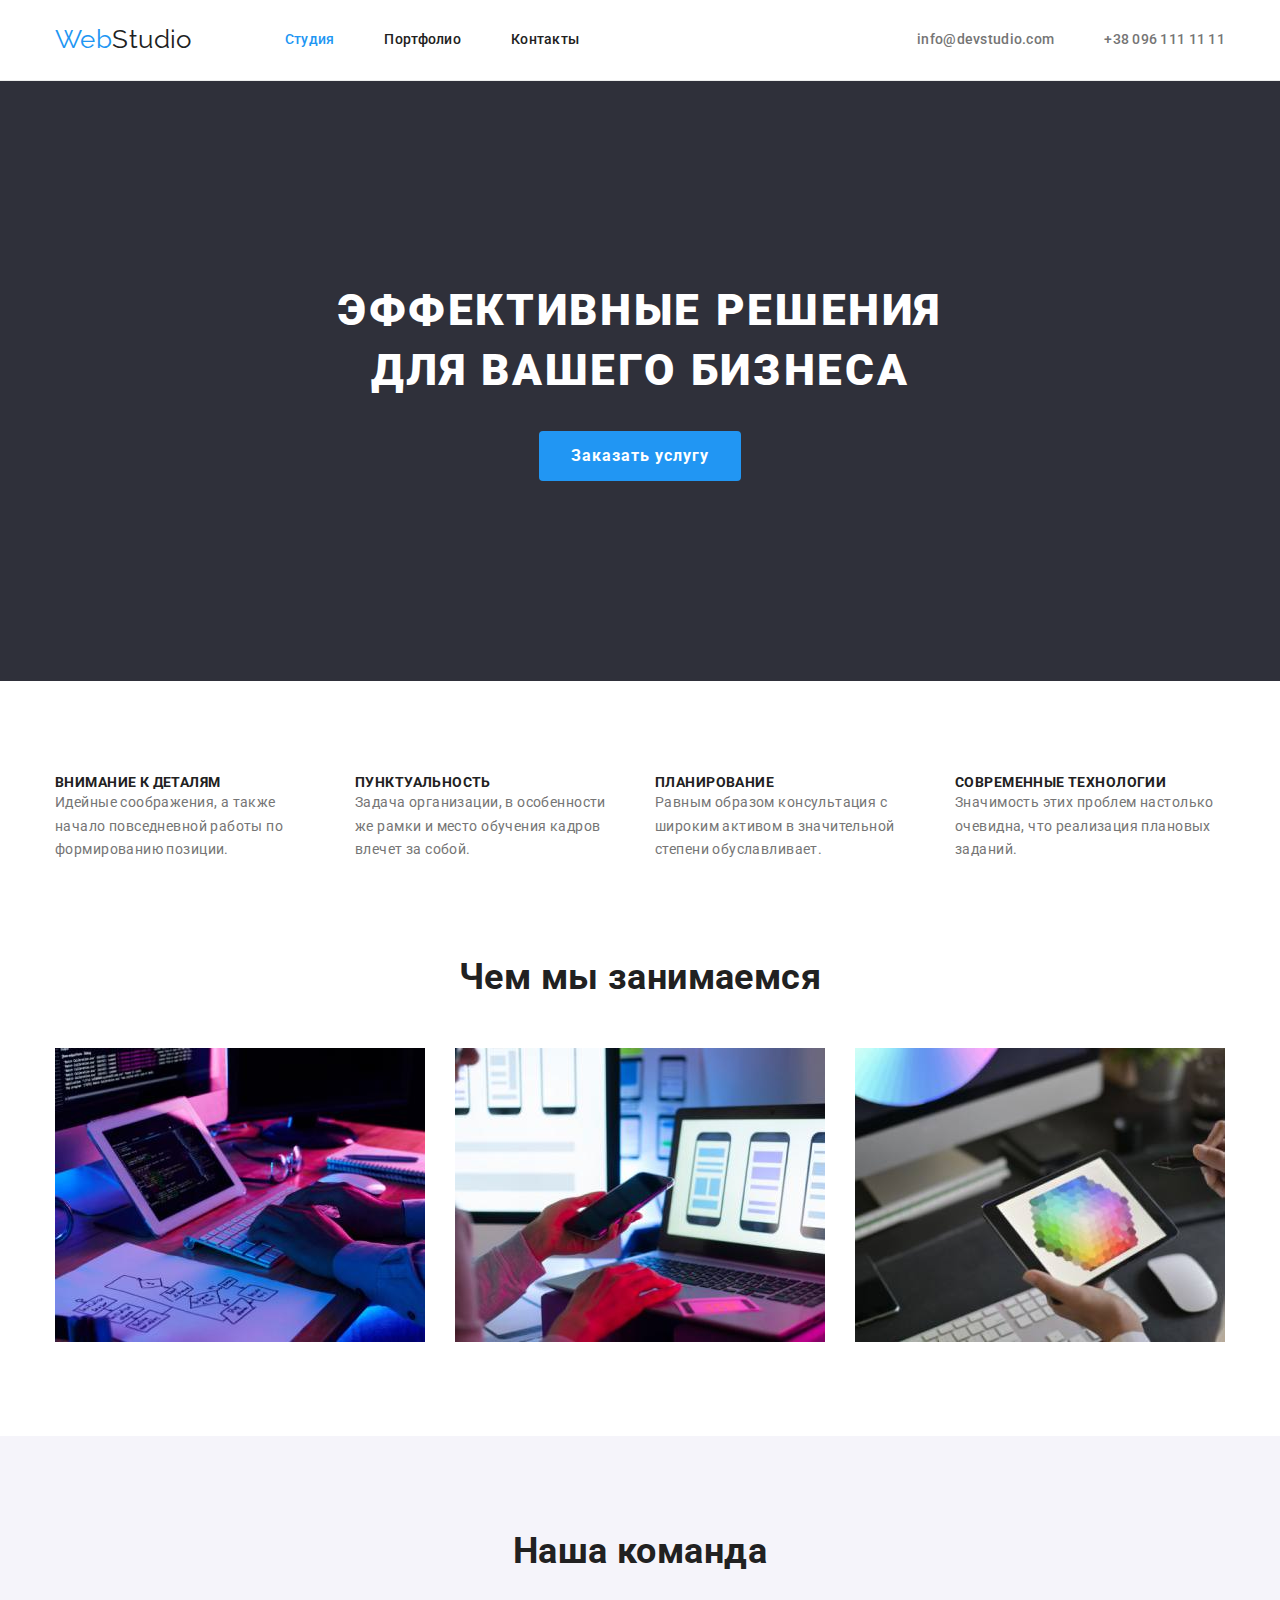
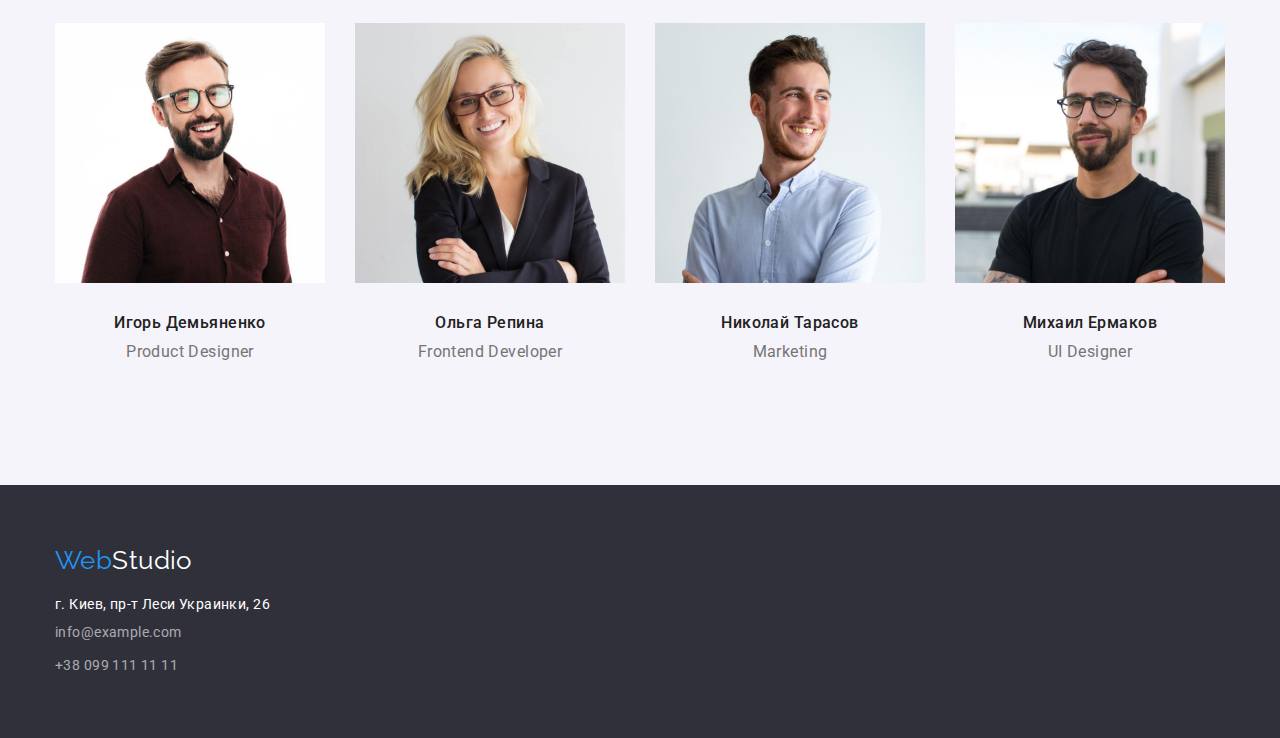
<file: index.html>
<!DOCTYPE html>
<html lang="ru">
<head>
  <meta charset="UTF-8">
  <meta http-equiv="X-UA-Compatible" content="IE=edge">
  <meta name="viewport" content="width=device-width, initial-scale=1.0">
  <title>Студия</title>
  <link rel="preconnect" href="https://fonts.gstatic.com">
  <link href="https://fonts.googleapis.com/css2?family=Raleway:wght@700&family=Roboto:wght@400;500;700;900&display=swap"
    rel="stylesheet">
  <link rel="stylesheet" href="https://cdnjs.cloudflare.com/ajax/libs/modern-normalize/1.0.0/modern-normalize.min.css">
  <link rel="stylesheet" href="css/styles.css">
</head>
<body>
  <!--Хедер-->
  <header class="page-header">
    <div class="page-header-content container">
      <nav class="site-nav">
        <a class="logo" href="./index.html"><span class="accent">Web</span>Studio</a>
        <ul class="site-nav-list">
          <li class="list-item">
            <a class="link current" href="./index.html">Студия</a>
          </li>
          <li class="list-item">
            <a class="link " href="./portfolio.html">Портфолио</a>
          </li>
          <li class="list-item">
            <a class="link" href="#">Контакты</a>
          </li>
        </ul>
      </nav>
      <ul class="auth-nav-list">
        <li class="list-item">
          <a class="link" href="mailto:info@devstudio.com">info@devstudio.com</a>
        </li>
        <li class="list-item">
          <a class="link" href="tel:+380961111111">+38 096 111 11 11</a>
        </li>
      </ul>
    </div>
  </header>
  <!--Основной контент-->
  <main >
    <!--Главная секция-->
    <section class="hero ">
      <div class="hero-content container">
        <h1 class="hero-title">Эффективные решения <br> для вашего бизнеса</h1>
        <div class="hero-button-div"><button class="button primary" type="button">Заказать услугу</button></div>
      </div>
    </section>
    <!--секция Особенности-->
    <section class="feature section container">
      <h2 class="section-title" hidden>Особенности</h2>
      <ul class="feature-list">
        <li class="list-item">
          <h3 class="title">Внимание к деталям</h3>
          <p class="text">Идейные соображения, а также начало повседневной работы по формированию позиции.</p>
        </li>
        <li class="list-item">
          <h3 class="title">Пунктуальность</h3>
          <p class="text" >Задача организации, в особенности же рамки и место обучения кадров влечет за собой.</p>
        </li>
        <li class="list-item">
          <h3 class="title">Планирование</h3>
          <p class="text">Равным образом консультация с широким активом в значительной степени обуславливает.</p>
        </li>
        <li class="list-item">
          <h3 class="title">Современные технологии</h3>
          <p class="text">Значимость этих проблем настолько очевидна, что реализация плановых заданий.</p>
        </li>
      </ul>
    </section>
    <!--секция Чем мы занимаемся-->
    <section class="work section container">
      <h2 class="section-title">Чем мы занимаемся</h2>
      <ul class="work-list">
        <li class="list-item">
          <img src="img/box1.jpg" alt="Верстка" width="370">
        </li>
        <li class="list-item">
          <img src="img/box2.jpg" alt="Адаптивная верстка" width="370">
        </li>
        <li class="list-item">
          <img src="img/box3.jpg" alt="Веб дизайн" width="370">
        </li>
      </ul>
    </section>
    <!--секция Наша команда-->
    <section class="team section ">
      <div class="team-section-content container">
        <h2 class="section-title">Наша команда</h2>
        <ul class="team-list">
          <li class="list-item">
            <img src="img/team-card1.jpg" alt="Игорь Демьяненко" width="270">
            <div class="team-list-content">
              <h3 class="title">Игорь Демьяненко</h3>
              <p class="text" lang="en">Product Designer</p>
            </div>
          </li>
          <li class="list-item">
            <img src="img/team-card2.jpg" alt="Ольга Репина" width="270">
            <div class="team-list-content">
              <h3 class="title">Ольга Репина</h3>
              <p class="text" lang="en">Frontend Developer</p>
            </div>
          </li>
          <li class="list-item">
            <img src="img/team-card3.jpg" alt="Николай Тарасов" width="270">
            <div class="team-list-content">
              <h3 class="title">Николай Тарасов</h3>
              <p class="text" lang="en">Marketing</p>
            </div>
          </li>
          <li class="list-item">
            <img src="img/team-card4.jpg" alt="Михаил Ермаков" width="270">
            <div class="team-list-content">
              <h3 class="title">Михаил Ермаков</h3>
              <p class="text" lang="en">UI Designer</p>
            </div>
          </li>
        </ul>
      </div>
    </section>
  </main>
  <!--Футер-->
  <footer class="page-footer ">
    <div class="footer-content container">
      <a class="logo" href="./index.html"><span class="accent">Web</span>Studio</a>
      <address class="address">
        <ul class="contacts-list">
          <li class="list-item"><a class="address-link" href="https://goo.gl/maps/2V8yb2ejKsfxSLG17" target="_blank" rel="noreferrer noopener">г. Киев, пр-т Леси Украинки, 26</a> </li>
          <li class="list-item">
            <a class="link" href="mailto:info@example.com">info@example.com</a>
          </li>
          <li class="list-item">
            <a class="link" href="tel:+380991111111">+38 099 111 11 11</a>
          </li>
        </ul>
      </address>
    </div>
  </footer>
</body>
</html>
</file>
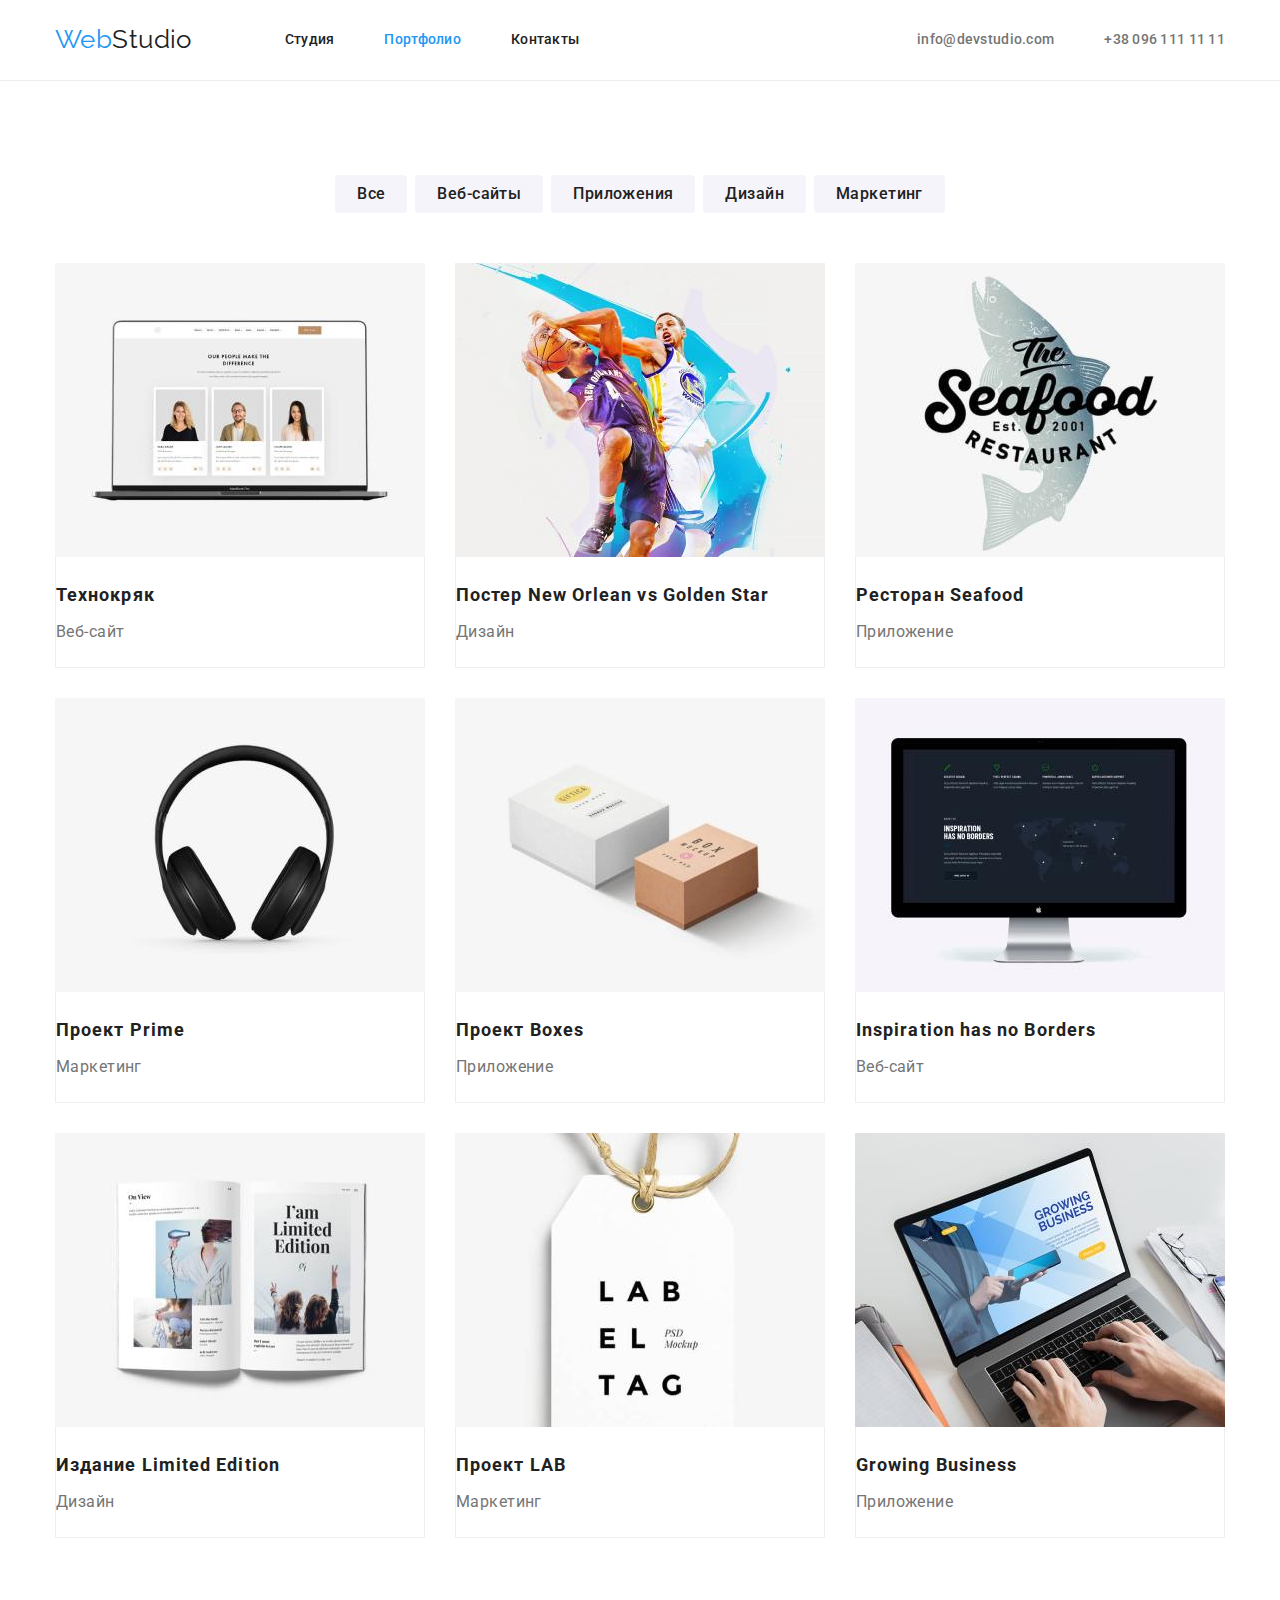
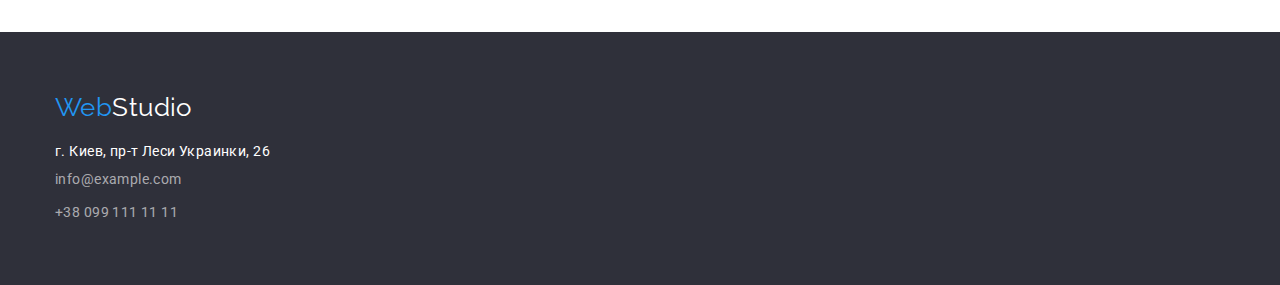
<file: portfolio.html>
<!DOCTYPE html>
<html lang="ru">
<head>
	<meta charset="UTF-8">
	<meta http-equiv="X-UA-Compatible" content="IE=edge">
	<meta name="viewport" content="width=device-width, initial-scale=1.0">
	<title>Портфолио</title>
	<link rel="preconnect" href="https://fonts.gstatic.com">
	<link href="https://fonts.googleapis.com/css2?family=Raleway:wght@700&family=Roboto:wght@400;500;700;900&display=swap"
		rel="stylesheet">
	<link rel="stylesheet" href="https://cdnjs.cloudflare.com/ajax/libs/modern-normalize/1.0.0/modern-normalize.min.css">
	<link rel="stylesheet" href="css/styles.css">
</head>
<body>
	<!--Хедер-->
		<header class="page-header">
			<div class="page-header-content container">
				<nav class="site-nav">
					<a class="logo" href="./index.html"><span class="accent">Web</span>Studio</a>
					<ul class="site-nav-list">
						<li class="list-item">
							<a class="link" href="./index.html">Студия</a>
						</li>
						<li class="list-item">
							<a class="link current" href="./portfolio.html">Портфолио</a>
						</li>
						<li class="list-item">
							<a class="link" href="#">Контакты</a>
						</li>
					</ul>
				</nav>
				<ul class="auth-nav-list">
					<li class="list-item">
						<a class="link" href="mailto:info@devstudio.com">info@devstudio.com</a>
					</li>
					<li class="list-item">
						<a class="link" href="tel:+380961111111">+38 096 111 11 11</a>
					</li>
				</ul>
			</div>
		</header>
	<!--Основной контент-->
	<main >
		<section class="portfolio section container">
			<h1 hidden>Портфолио</h1>
			<h2 hidden>Список проектов</h2>
			<!--Фильтры Портфолио-->
			<ul class="filters-list">
				<li class="list-item"><button class="button" type="button">Все</button></li>
				<li class="list-item"><button class="button" type="button">Веб-сайты</button></li>
				<li class="list-item"><button class="button" type="button">Приложения</button></li>
				<li class="list-item"><button class="button" type="button">Дизайн</button></li>
				<li class="list-item"><button class="button" type="button">Маркетинг</button></li>
			</ul>
			<!--Список проектов-->
			<ul class="projects-list">
				<li class="list-item">
					<a class="projects-link" href="#"><img src="img/project1.jpg" alt="Веб-сайт Технокряк" width="370">
						<div class="projects-list-content">
							<h3 class="title">Технокряк</h3>
							<p class="text">Веб-сайт</p>
						</div>
					</a>
				</li>
				<li class="list-item">
					<a class="projects-link" href="#"><img src="img/project2.jpg" alt="Постер New Orlean vs Golden Star" width="370">
						<div class="projects-list-content">
							<h3 class="title">Постер New Orlean vs Golden Star</h3>
							<p class="text">Дизайн</p>
						</div>
					</a>
				</li>
				<li class="list-item">
					<a class="projects-link" href="#"><img src="img/project3.jpg" alt="Приложение Ресторан Seafood" width="370">
						<div class="projects-list-content">
							<h3 class="title">Ресторан Seafood</h3>
							<p class="text">Приложение</p>
						</div>
					</a>
				</li>
				<li class="list-item">
					<a class="projects-link" href="#"><img src="img/project4.jpg" alt="Проект Prime" width="370">
					<div class="projects-list-content">
						<h3 class="title">Проект Prime</h3>
						<p class="text">Маркетинг</p>
					</div>	
					</a>
				</li>
				<li class="list-item">
					<a class="projects-link" href="#"><img src="img/project5.jpg" alt="Проект Boxes" width="370">
						<div class="projects-list-content">
							<h3 class="title">Проект Boxes</h3>
							<p class="text">Приложение</p>
						</div>
					</a>
				</li>
				<li class="list-item">
					<a class="projects-link" href="#"><img src="img/project6.jpg" alt="Веб-сайт Inspiration has no Borders" width="370">	
						<div class="projects-list-content">
							<h3 class="title">Inspiration has no Borders</h3>
							<p class="text">Веб-сайт</p>
						</div>
					</a>
				</li>
				<li class="list-item">
					<a class="projects-link" href="#"><img src="img/project7.jpg" alt="Издание Limited Edition" width="370">
						<div class="projects-list-content">
							<h3 class="title">Издание Limited Edition</h3>
							<p class="text">Дизайн</p>
						</div>
					</a>
				</li>
				<li class="list-item">
					<a class="projects-link" href="#"><img src="img/project8.jpg" alt="Проект LAB" width="370">
						<div class="projects-list-content">
							<h3 class="title">Проект LAB</h3>
							<p class="text">Маркетинг</p>
						</div>	
					</a>	
				</li>
				<li class="list-item">
					<a class="projects-link" href="#"><img src="img/project9.jpg" alt="Приложение Growing Business" width="370">
						<div class="projects-list-content">
							<h3 class="title">Growing Business</h3>
							<p class="text">Приложение</p>
						</div>
					</a>
				</li>
			</ul>
		</section>
	</main>
	<!--Футер-->
	<footer class="page-footer ">
		<div class="footer-content container">
			<a class="logo" href="./index.html"><span class="accent">Web</span>Studio</a>
			<address class="address">
				<ul class="contacts-list">
					<li class="list-item"><a class="address-link" href="https://goo.gl/maps/2V8yb2ejKsfxSLG17"
							target="_blank" rel="noreferrer noopener">г. Киев, пр-т Леси Украинки, 26</a> </li>
					<li class="list-item">
						<a class="link" href="mailto:info@example.com">info@example.com</a>
					</li>
					<li class="list-item">
						<a class="link" href="tel:+380991111111">+38 099 111 11 11</a>
					</li>
				</ul>
			</address>
		</div>
	</footer>
</body>
</html>
</file>
<file: css/styles.css>
/*CSS-перемінні*/
:root {
  --primary-text-color: #757575;
  --title-text-color: #212121;
  --accent-color: #2196f3;
  --primary-white-color: #ffffff;
  --dark-background-color: #2f303a;
  --footer-address-color: rgba(255, 255, 255, 0.6);
  --team-section-bgc: #f5f4fa;
  --studio-button-hover: #188ce8;
  --projects-border: 1px solid #eeeeee;
  --header-border: 1px solid #ececec;
  --card-set-gap: 30px;
}

/*загальні стилі для сайту*/
/*Задає глобальні стилі для body*/
body {
  background-color: var(--primary-white-color);
  font-family: 'Roboto', sans-serif;
  font-size: 14px;
  color: var(--primary-text-color);
  letter-spacing: 0.03em;
}

/*Скидає стилі*/
/*Скидає marging, padding*/
h1,
h2,
h3,
h4,
h5,
h6,
ul,
p {
  margin: 0;
  padding: 0;
}

/*Скидає підкреслювання ссилок*/
a {
  text-decoration: none;
}

/*Скидає декорацію списків*/
ul {
  list-style: none;
}

/*Компоненти*/
/*Центрує і обмежує контент по ширині*/
.container {
  width: 1200px;
  margin-right: auto;
  margin-left: auto;
  padding-right: 15px;
  padding-left: 15px;
}

/*Оптимізує img*/
img {
  display: block;
  max-width: 100%;
  height: auto;
}

/*Оформлення логотипу загальне */
.logo {
  font-family: 'Raleway', sans-serif;
  font-size: 26px;
  line-height: 1.19;
}

.logo .accent {
  color: var(--accent-color);
}

/*Оформлення кнопок загальне*/
.button {
  border: transparent;
  border-radius: 4px;

  font-family: inherit;
  color: var(--title-text-color);
  letter-spacing: inherit;
  text-align: center;
  background-color: var(--team-section-bgc);
  cursor: pointer;
}

/*Оформлення заголовків */

.hero-title,
.feature-list .title {
  text-transform: uppercase;
}

.section-title {
  font-size: 36px;
  line-height: 1.17;
  text-align: center;
}

.section-title,
.feature-list .title,
.team-list .title,
.projects-list .title {
  color: var(--title-text-color);
  font-weight: 700;
}

/*Додає верхній і нижній падінги в секціях основного контенту*/

.section {
  padding-top: 94px;
  padding-bottom: 94px;
}

/*Створення сітки для feature-section і team-section, work-section */
.team-list,
.feature-list,
.work-list,
.projects-list {
  display: flex;
  flex-wrap: wrap;
  margin-left: calc(-1 * var(--card-set-gap));
  margin-top: calc(-1 * var(--card-set-gap));
}

.team-list > .list-item,
.feature-list > .list-item,
.work-list > .list-item,
.projects-list > .list-item {
  margin-left: var(--card-set-gap);
  margin-top: var(--card-set-gap);
}
.team-list > .list-item,
.feature-list > .list-item {
  flex-basis: calc(100% / 4 - var(--card-set-gap));
}
.work-list > .list-item,
.projects-list > .list-item {
  flex-basis: calc(100% / 3 - var(--card-set-gap));
}

/*Хедер*/
/*Навігація*/
.page-header-content,
.site-nav,
.site-nav-list,
.auth-nav-list {
  display: flex;
}

.page-header {
  border-bottom: var(--header-border);
}
.page-header-content {
  align-items: center;
}

.site-nav-list {
  margin-left: 93px;
}

.page-header-content .list-item:not(:first-child) {
  margin-left: 50px;
}

.auth-nav-list {
  margin-left: auto;
}

.site-nav .logo {
  display: block;
  padding-top: 24px;
  padding-bottom: 25px;
}

.site-nav .logo,
.site-nav-list .link {
  color: var(--title-text-color);
}

.site-nav-list .link,
.auth-nav-list .link {
  display: block;
  padding-top: 32px;
  padding-bottom: 32px;

  font-weight: 500;
  line-height: 1.14;
  letter-spacing: 0.02em;
}

.site-nav-list .link.current {
  color: var(--accent-color);
}

.auth-nav-list .link {
  color: inherit;
}

/*Футер*/

.page-footer {
  padding-top: 60px;
  padding-bottom: 60px;

  background-color: var(--dark-background-color);
}

.page-footer .logo,
.page-footer .address-link {
  color: var(--primary-white-color);
}

.page-footer .logo {
  display: block;
  margin-bottom: 20px;
}

address {
  font-style: normal;
}

.contacts-list > .list-item:not(:last-child) {
  margin-bottom: 9px;
}

.page-footer .text,
.address .link {
  line-height: 1.71;
}

.contacts-list .link {
  color: var(--footer-address-color);
}

/*Оформлення інтерактивних елементів   logo , link, button*/
.logo:hover,
.logo:focus,
.link:hover,
.link:focus,
.address-link:hover,
.address-link:focus {
  color: var(--accent-color);
}

.button:focus,
.button:hover {
  background-color: var(--accent-color);
  color: var(--primary-white-color);
}

/*Оформлення сторінки Студія*/
/*Оформлення головної секції*/
.hero {
  background-color: var(--dark-background-color);
}

.hero-content {
  padding-top: 200px;
  padding-bottom: 200px;
  padding-right: auto;
  padding-left: auto;
}

.hero-title {
  margin-bottom: 30px;
  font-weight: 900;
  font-size: 44px;
  line-height: 1.36;
}

.hero .button {
  padding: 10px 32px;
  font-weight: 700;
  font-size: 16px;
  line-height: 1.875;
  background-color: var(--accent-color);
}

.hero-button-div {
  display: flex;
  justify-content: center;
}

.hero-title,
.hero .button {
  letter-spacing: 0.06em;
  color: var(--primary-white-color);
  text-align: center;
}

.hero .button:hover,
.hero .button:focus {
  background-color: var(--studio-button-hover);
}

/*Оформлення секції "Особливості"*/
.feature-list .title {
  font-size: inherit;
  line-height: 1.14;
}

.feature-list .text {
  line-height: 1.71;
}

/*Оформлення секції work-section*/
.work.section {
  padding-top: 0;
}

/*Створює марджінги від заголовків секцій work-section і team-section */
.work.section .section-title,
.team-section-content .section-title {
  margin-bottom: 50px;
}
/*Оформлення секції "Наша команда"*/
/*team-section*/
.team.section {
  background-color: var(--team-section-bgc);
}

.team-list-content {
  padding-top: 30px;
  padding-bottom: 30px;
}

.team-list .title,
.team-list .text {
  font-size: 16px;
  line-height: 1.19;
  text-align: center;
}

.team-list .title {
  margin-bottom: 10px;
  font-weight: 500;
}

/*Оформлення сторінки Портфоліо*/
/*Оформлення кнопок-фільтрів*/
.filters-list .button {
  padding: 6px 22px;

  font-weight: 500;
  font-size: 16px;
  line-height: 1.63;
}

.filters-list {
  display: flex;
  justify-content: center;
  margin-bottom: 50px;
}

.filters-list .list-item:not(:last-child) {
  margin-right: 8px;
}

/*Оформення списку проектів*/

.projects-list-content {
  padding-top: 20px;
  padding-bottom: 20px;
  border-bottom: var(--projects-border);
  border-left: var(--projects-border);
  border-right: var(--projects-border);
}

.projects-link {
  color: inherit;
}

.projects-list .title {
  margin-bottom: 4px;
  font-size: 18px;
  line-height: 2;
  letter-spacing: 0.06em;
}

.projects-list .text {
  font-size: 16px;
  line-height: 1.88;
}
</file>
